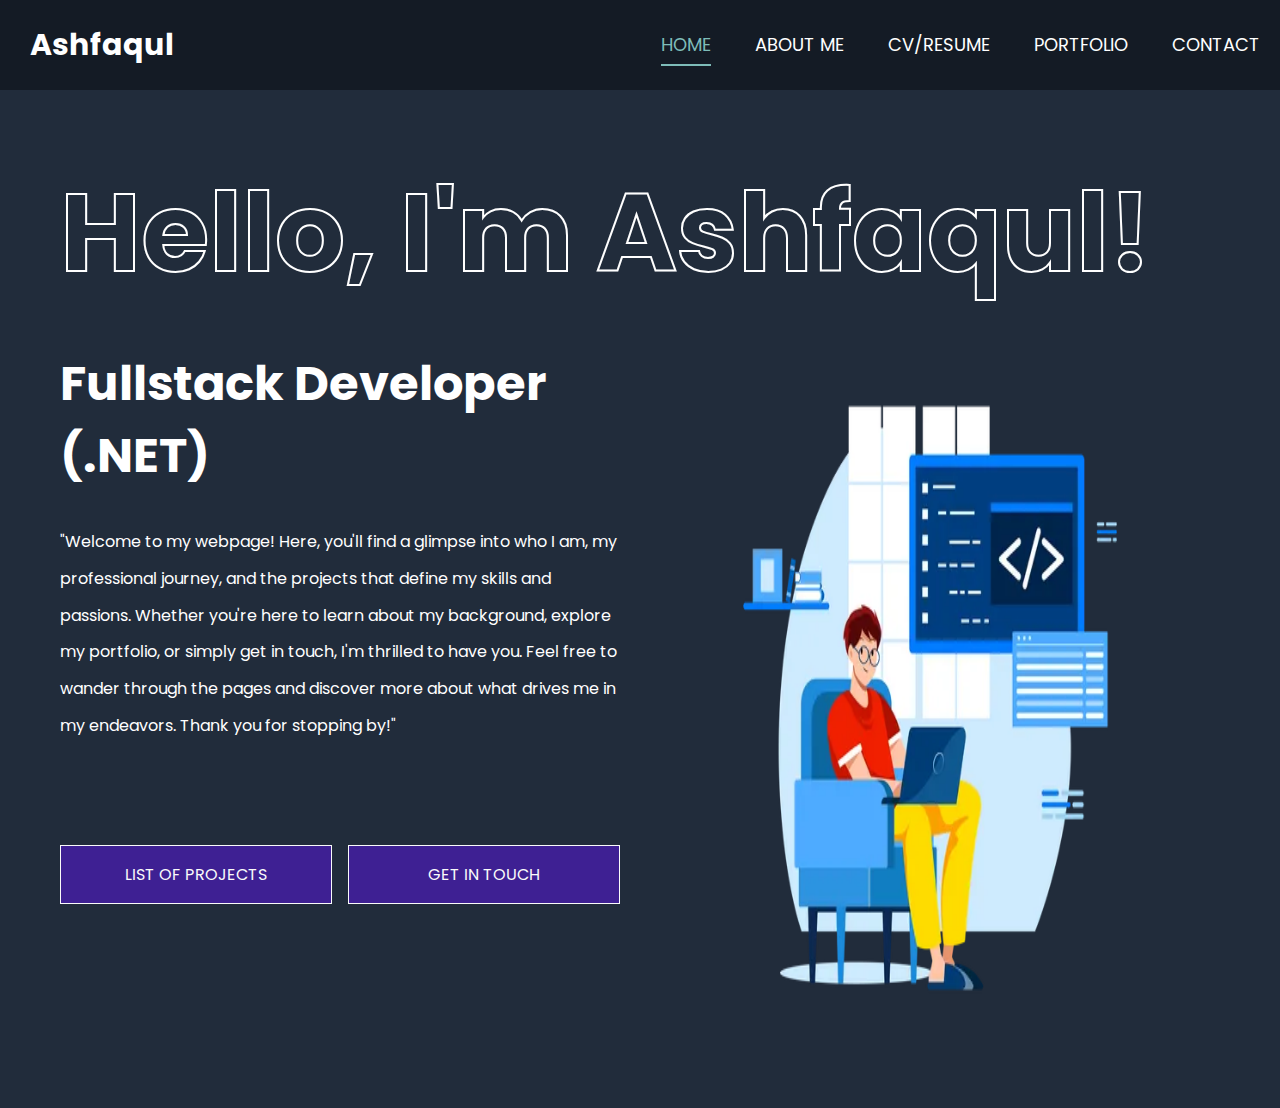
<file: index.html>
<!DOCTYPE html>
<html lang="en">
  <head>
    <meta charset="UTF-8" />
    <meta http-equiv="X-UA-Compatible" content="IE=edge" />
    <meta name="viewport" content="width=device-width, initial-scale=1.0" />
    <title>My personal site</title>
    <link rel="stylesheet" href="css/style.css" />
    <link rel="stylesheet" href="https://cdnjs.cloudflare.com/ajax/libs/font-awesome/5.15.3/css/all.min.css"/>
    
    <!-- Linking the Easter Egg JavaScript files -->
    <script src="js/EasterEggOne.js" defer></script>
    <script src="js/EasterEggTwo.js" defer></script>

    

  </head>
  <body>
    <header>
      <nav class="main-nav">
        <input type="checkbox" id="isChecked" />
        <label for="isChecked" class="menu-btn">
          <i class="fas fa-bars"></i>
        </label>
        <a href="index.html" class="logo">Ashfaqul</a>
        <ul class="navlinks">
          <li><a href="index.html" class="active">Home</a></li>
          <li><a href="about.html">About Me</a></li>
          <li><a href="cv.html">CV/Resume</a></li>
          <li><a href="portfolio.html">Portfolio</a></li>
          <li><a href="contact.html">Contact</a></li>
        </ul>
      </nav>
    </header>

      <!-- Home Section -->
    <div class="main__section">

        <div class="main__container">
          <h1>Hello, I'm Ashfaqul!</h1>
          <div class="main__content">
            <div class="main__text">
              <h2>
                Fullstack Developer (.NET)
              </h2>
              <p>
                "Welcome to my webpage! Here, you'll find a glimpse into who I am, my professional journey, and the projects that define my skills and passions. Whether you're here to learn about my background, explore my portfolio, or simply get in touch, I'm thrilled to have you. Feel free to wander through the pages and discover more about what drives me in my endeavors. Thank you for stopping by!"
              </p>
              <div class="buttons">
                <a href="portfolio.html">List of projects</a>
                <a href="contact.html">Get in touch</a>
              </div>
            </div>
            <div class="main__image">
              <img src="img/5625516.png" alt="Image by IconScout" class="main__img" />
              </div>
          </div>
        </div>
      </div>
  </body>
</html>
</file>
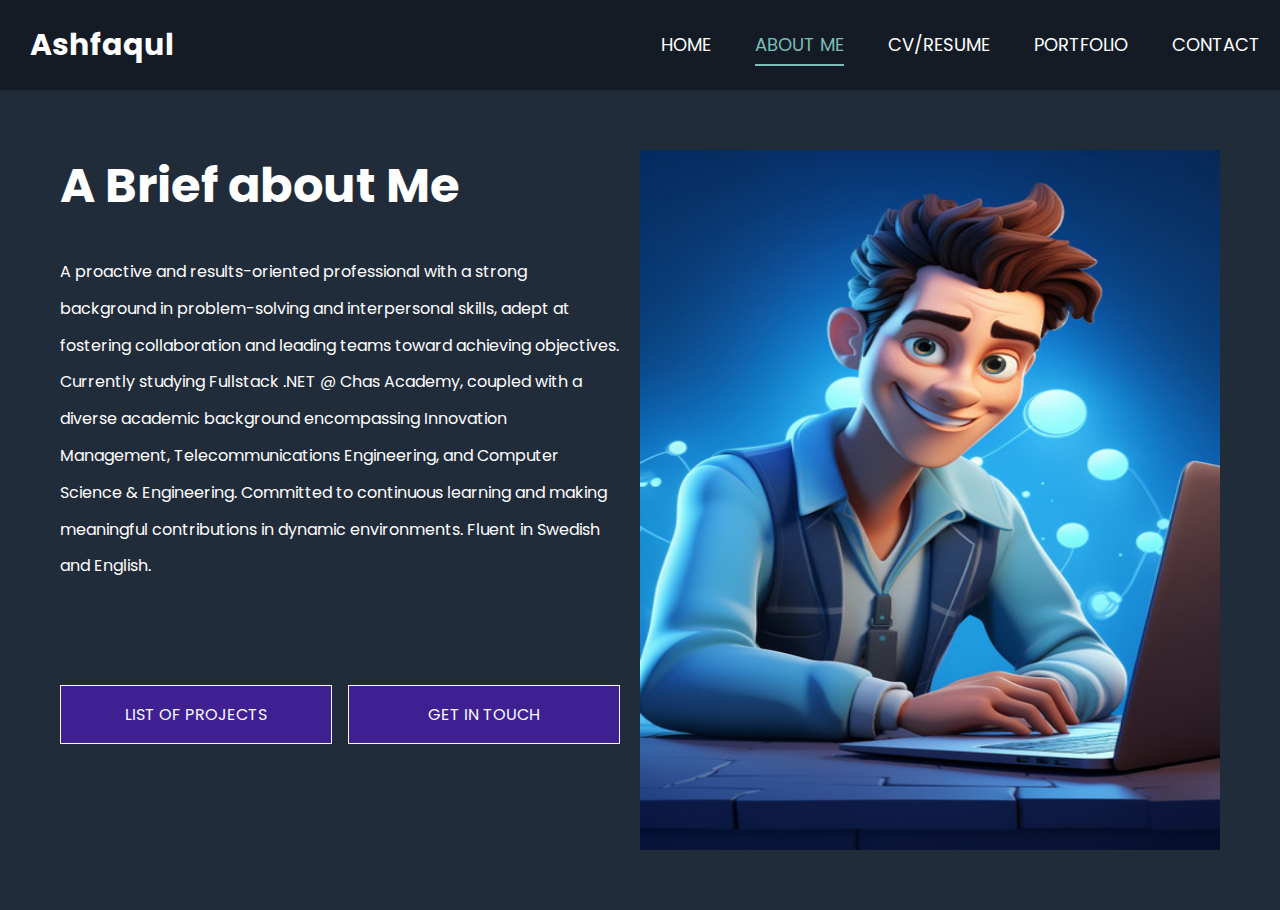
<file: about.html>
<!DOCTYPE html>
<html lang="en">
  <head>
    <meta charset="UTF-8" />
    <meta http-equiv="X-UA-Compatible" content="IE=edge" />
    <meta name="viewport" content="width=device-width, initial-scale=1.0" />
    <title>My personal site</title>
    <link rel="stylesheet" href="css/style.css" />
    <link rel="stylesheet" href="https://cdnjs.cloudflare.com/ajax/libs/font-awesome/5.15.3/css/all.min.css"/>

  </head>
  <body>
    <header>
      <nav class="main-nav">
        <input type="checkbox" id="isChecked" />
        <label for="isChecked" class="menu-btn">
          <i class="fas fa-bars"></i>
        </label>
        <a href="index.html" class="logo">Ashfaqul</a>
        <ul class="navlinks">
          <li><a href="index.html">Home</a></li>
          <li><a href="about.html" class="active">About Me</a></li>
          <li><a href="cv.html">CV/Resume</a></li>
          <li><a href="portfolio.html">Portfolio</a></li>
          <li><a href="contact.html">Contact</a></li>
        </ul>
      </nav>
    </header>

      <!-- About Section -->
    <div class="main__section">

        <div class="main__container">
          <div class="main__content">
            <div class="main__text">
              <h2>
                A Brief about Me
              </h2>
              <p>
                A proactive and results-oriented professional with a strong background in problem-solving and interpersonal skills, adept at fostering collaboration and leading teams toward achieving objectives. Currently studying Fullstack .NET @ Chas Academy, coupled with a diverse academic background encompassing Innovation Management, Telecommunications Engineering, and Computer Science & Engineering. Committed to continuous learning and making meaningful contributions in dynamic environments. Fluent in Swedish and English.
              </p>
              <div class="buttons">
                <a href="portfolio.html">List of projects</a>
                <a href="contact.html">Get in touch</a>
              </div>
            </div>
            <div class="main__image">
              <img src="img/2150793852.jpg" alt="Image by FreePik" class="main__img" />
              </div>
          </div>
        </div>
      </div>
  </body>
</html>
</file>
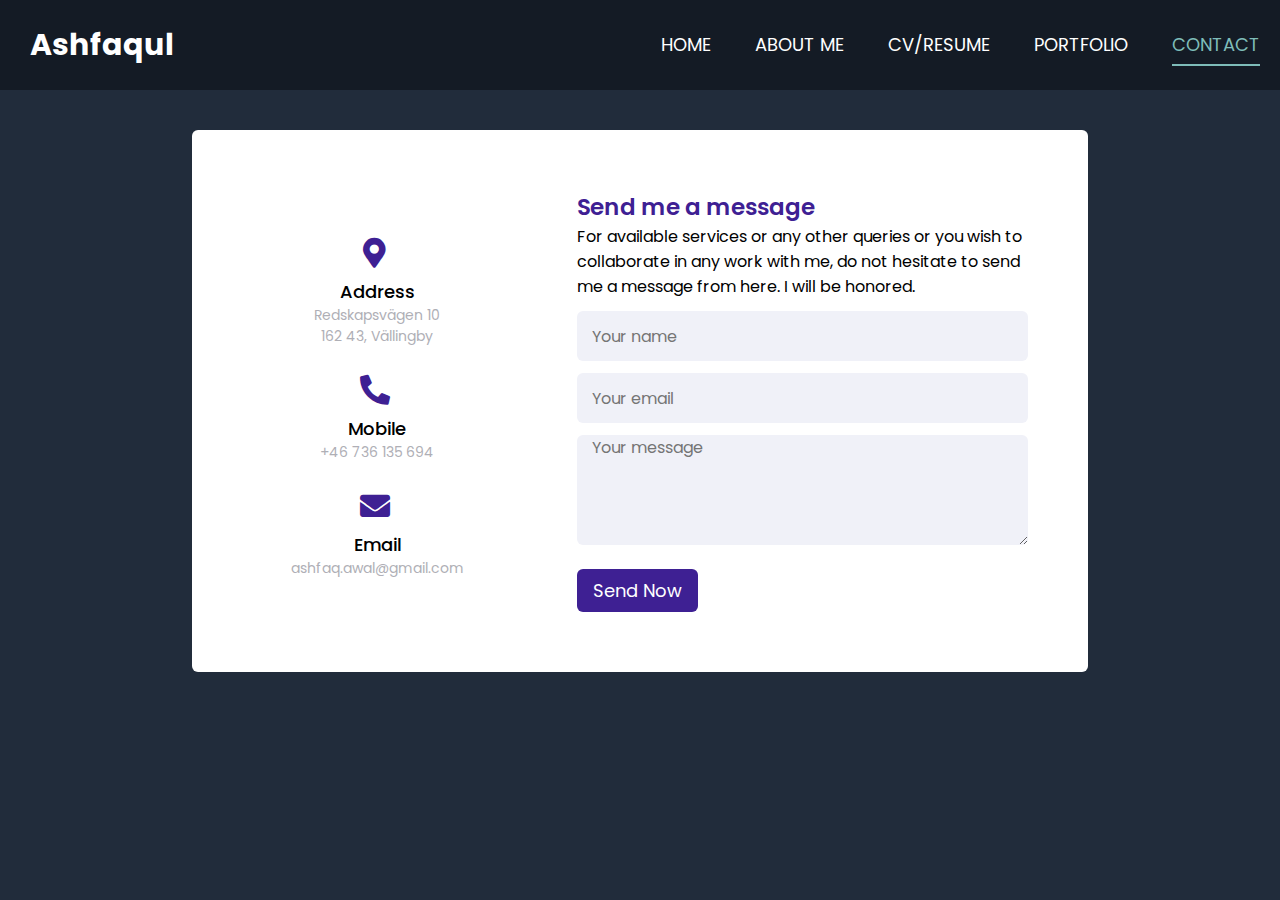
<file: contact.html>
<!DOCTYPE html>
<html lang="en">
  <head>
    <meta charset="UTF-8" />
    <meta http-equiv="X-UA-Compatible" content="IE=edge" />
    <meta name="viewport" content="width=device-width, initial-scale=1.0" />
    <title>Contact me</title>
    <link rel="stylesheet" href="css/style.css" />
    <link rel="stylesheet" href="https://cdnjs.cloudflare.com/ajax/libs/font-awesome/5.15.3/css/all.min.css"/>
  </head>
  <body>
      <header>
        <nav class="main-nav">
          <input type="checkbox" id="isChecked" />
          <label for="isChecked" class="menu-btn">
            <i class="fas fa-bars"></i>
          </label>
          <a href="index.html" class="logo">Ashfaqul</a>
          <ul class="navlinks">
            <li><a href="index.html">Home</a></li>
            <li><a href="about.html">About Me</a></li>
            <li><a href="cv.html">CV/Resume</a></li>
            <li><a href="portfolio.html">Portfolio</a></li>
            <li><a href="contact.html" class="active">Contact</a></li>
          </ul>
        </nav>
      </header>
      <div class="container">
          <div class="content">
              <div class="left-side">
                  <div class="details">
                      <i class="fas fa-map-marker-alt"></i>
                      <div class="topic">Address</div>
                      <div class="text">Redskapsvägen 10</div>
                      <div class="text">162 43, Vällingby</div>
                  </div>
                  <div class="details">
                      <i class="fas fa-phone-alt"></i>
                      <div class="topic">Mobile</div>
                      <div class="text">+46 736 135 694</div>
                  </div>
                  <div class="details">
                      <i class="fas fa-envelope"></i>
                      <div class="topic">Email</div>
                      <div class="text">ashfaq.awal@gmail.com</div>
                  </div>
              </div>
              <div class="right-side">
                  <div class="topic-text">Send me a message</div>
                  <p>For available services or any other queries or you wish to collaborate in any work with me, do not hesitate to send me a message from here. I will be honored.</p>
                  <form>
                      <div class="input-box">
                          <input type="text" id ="name" placeholder="Your name">
                      </div>
                      <div class="input-box">
                          <input type="email" id ="email" placeholder="Your email">
                      </div>
                      <div class="input-box message-box">
                          <textarea id="message" placeholder="Your message"></textarea>
                      </div>
                      <div class="button">
                          <input type="button" id="sentMessage" value="Send Now">
                      </div>
                  </form>
              </div>
          </div>
      </div>
      <!-- The Modal -->
    <div id="contactModal" class="modal">

      <!-- Modal content -->
      <div class="modal-content">
        <div class="modal-header">
          <span class="close">&times;</span>
        </div>
        <div class="modal-body">
          <p>Message sent!! You will be notified shortly with a confirmation email.</p>
          <h4>Thank you for contacting me!</h4>
        </div>
      </div>

    </div>
     <!-- <script src="js/contact.js"></script> -->
    <script>
      var modal = document.getElementById("contactModal");
        
        // Get the button that opens the modal
      var btn = document.getElementById("sentMessage");
        
        // Get the <span> element that closes the modal
      var span = document.getElementsByClassName("close")[0];
        
        // When the user clicks the button, open the modal 
      btn.onclick = function()  {   
          
                                  let modalContent = document.querySelector(".modal-body");
                                  modal.style.display = "block";
                                }
        
        // When the user clicks on <span> (x), close the modal
        span.onclick = function() {
                                    modal.style.display = "none";
          
                                  }
        
        // When the user clicks anywhere outside of the modal, close it
        window.onclick = function(event) {
                                            if (event.target == modal) {
                                              modal.style.display = "none";
                                          }
        }
    </script>
  </body>
</html>
</file>
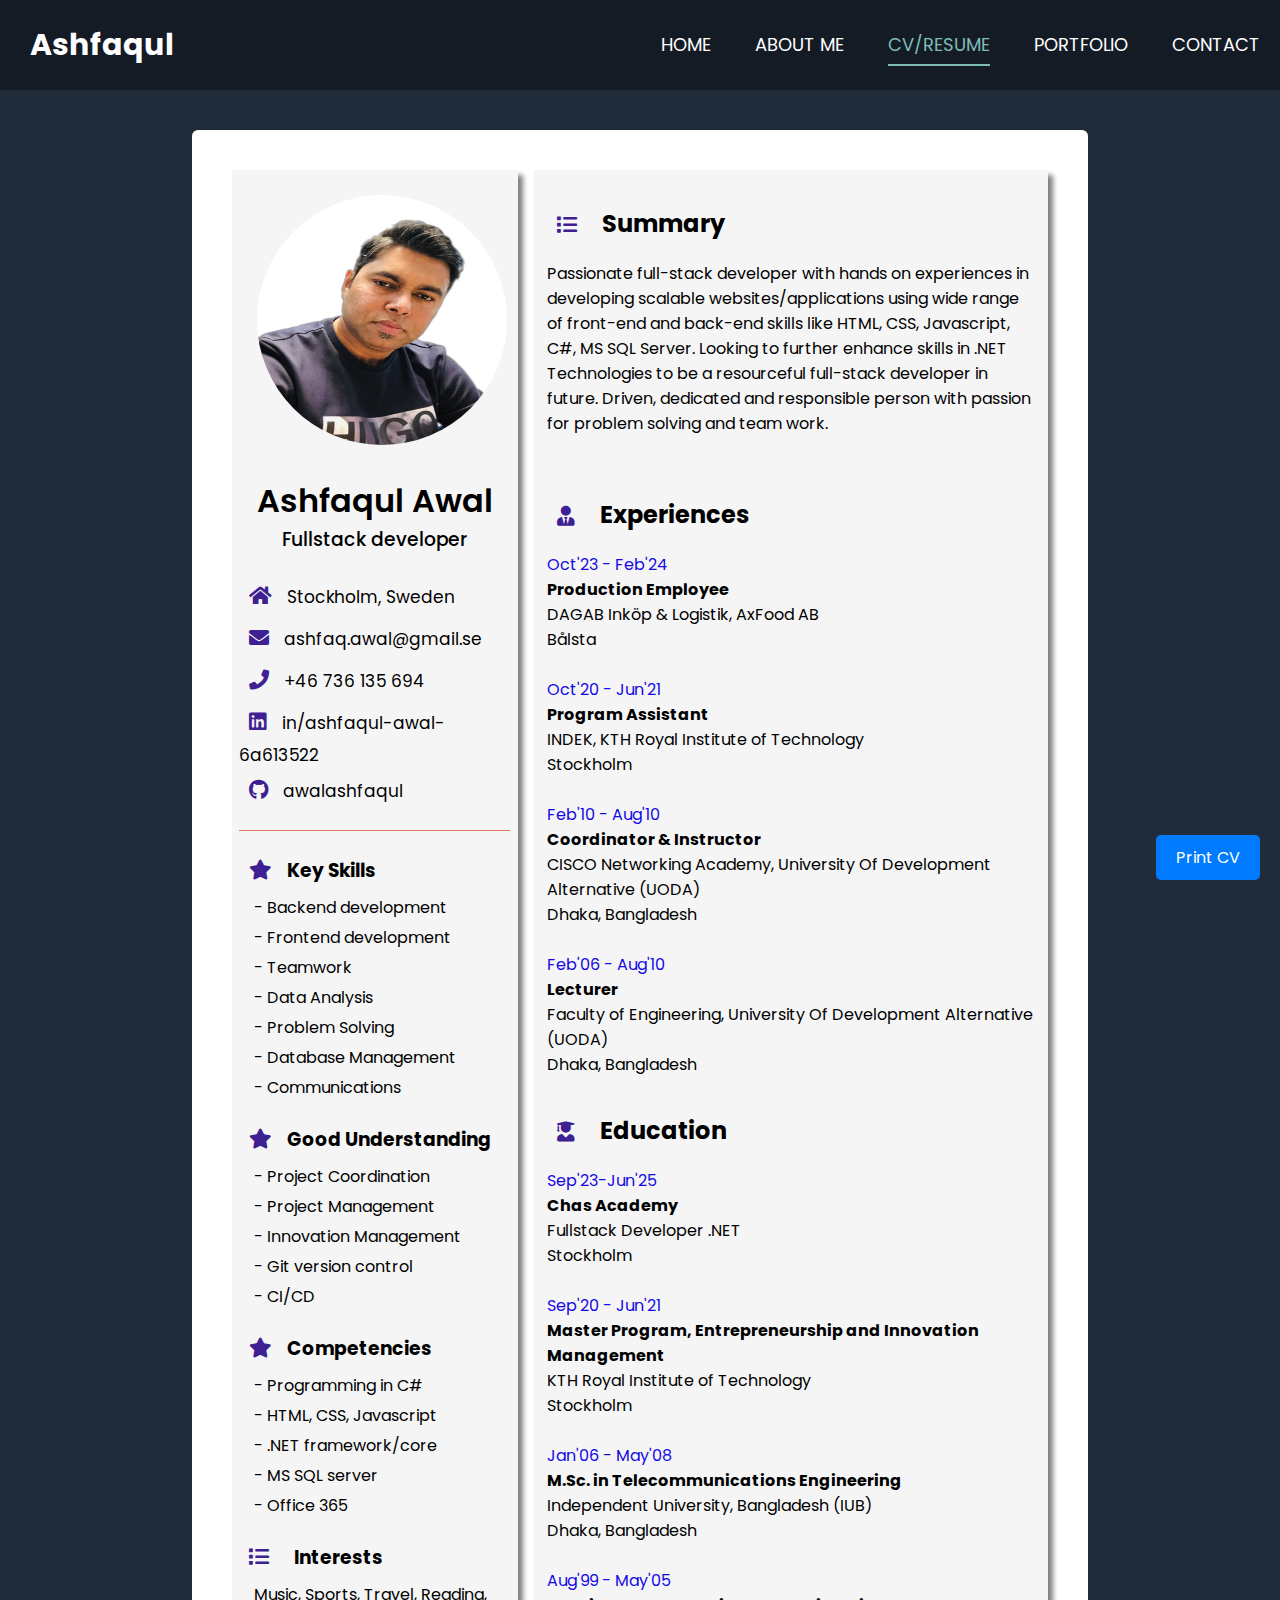
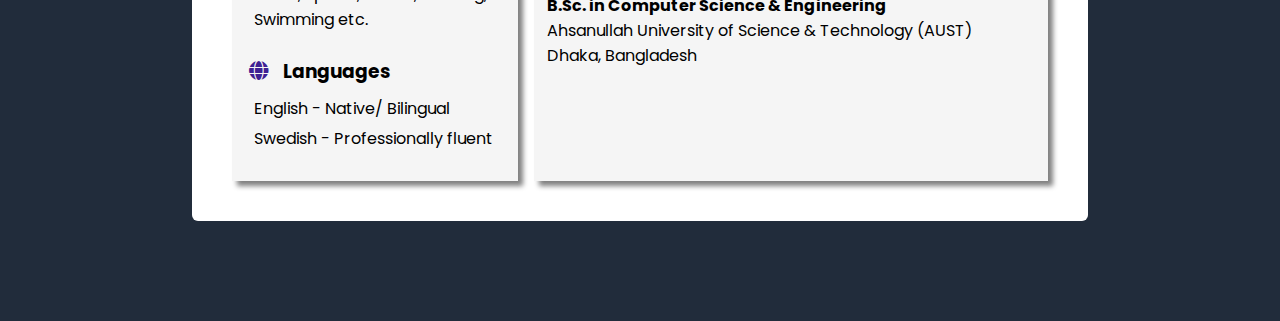
<file: cv.html>
<!DOCTYPE html>
<html lang="en">
  <head>
    <meta charset="UTF-8" />
    <meta http-equiv="X-UA-Compatible" content="IE=edge" />
    <meta name="viewport" content="width=device-width, initial-scale=1.0" />
    <title>My resume</title>
    <link rel="stylesheet" href="css/style.css" />
    <link rel="stylesheet" href="https://cdnjs.cloudflare.com/ajax/libs/font-awesome/5.15.3/css/all.min.css"/>
  </head>
  <body>
    <!-- Navigation bar -->
    <header>
      <nav class="main-nav">
        <input type="checkbox" id="isChecked" />
        <label for="isChecked" class="menu-btn">
          <i class="fas fa-bars"></i>
        </label>
        <a href="index.html" class="logo">Ashfaqul</a>
        <ul class="navlinks">
          <li><a href="index.html" >Home</a></li>
          <li><a href="about.html">About Me</a></li>
          <li><a href="cv.html" class="active">CV/Resume</a></li>
          <li><a href="portfolio.html">Portfolio</a></li>
          <li><a href="contact.html">Contact</a></li>
        </ul>
      </nav>
    </header>
    <!-- End of navigation bar -->

    <!-- Page Container -->
    <div id="printableContent">
      
    <div class="container">
      <!-- Left Container -->
      <div class="left-col box-shadow">
        <div class="profile">
          <img src="img/ashfaqul.jpg" class="profile-img" alt="Ashfaqul Awal">
        </div>

        <div class="title">
          <h1>Ashfaqul Awal</h1>
          <h3>Fullstack developer</h3>
        </div>
        <div class="about">
          <p><i class="fas fa-home"></i>Stockholm, Sweden</p>
          <p><i class="fas fa-envelope"></i>ashfaq.awal@gmail.se</p>
          <p><i class="fas fa-phone"></i>+46 736 135 694</p>
          <p><i class="fab fa-linkedin"></i>in/ashfaqul-awal-6a613522</p>
          <p><i class="fab fa-github"></i>awalashfaqul</p>
        </div>
        <hr />
        <div class="skills">
          <br>
          <h3><i class="fas fa-star"></i>Key Skills</h3>
          <p>- Backend development</p>
          <p>- Frontend development</p>
          <p>- Teamwork</p>
          <p>- Data Analysis</p>
          <p>- Problem Solving</p>
          <p>- Database Management</p>
          <p>- Communications</p>
          <br>          
          <h3><i class="fas fa-star"></i>Good Understanding</h3>
          <p>- Project Coordination</p>
          <p>- Project Management</p>
          <p>- Innovation Management</p>
          <p>- Git version control</p>
          <p>- CI/CD</p>
          <br>
          <h3><i class="fas fa-star"></i>Competencies</h3>
          <p>- Programming in C#</p>
          <p>- HTML, CSS, Javascript</p>
          <p>- .NET framework/core</p>
          <p>- MS SQL server</p>
          <p>- Office 365</p>
          <br>
          <h3><i class="fas fa-list" style="padding-right:10px;"></i>Interests</h3>
          <p>Music, Sports, Travel, Reading, Swimming etc.</p>
          <br/>
          <h3><i class="fas fa-globe"></i>Languages</h3>
          <p>English - Native/ Bilingual</p>
          <p>Swedish - Professionally fluent</p>
        </div>
      </div>
      <!-- End of Left Container -->

      <!-- Right Container -->
      <div class="right-col box-shadow">
        <div class="cv-content">
          <h1><i class="fas fa-list" style="padding-right:10px;"></i>Summary</h1>
          <p>
              Passionate full-stack developer with hands on experiences in developing scalable websites/applications using wide range of front-end and back-end skills like HTML, CSS, Javascript, C#, MS SQL Server. Looking to further enhance skills in .NET Technologies to be a resourceful full-stack developer in future. Driven, dedicated and responsible person with passion for problem solving and team work.
          </p>
          <br>
          <!-- Experiences -->
          <h1><i class="fas fa-user-tie" style="padding-right:10px;"></i>Experiences</h1>
          <div id="experience">
            <p class="date">Oct'23 - Feb'24</p>
            <p><strong>Production Employee</strong></p>
            <p>DAGAB Inköp & Logistik, AxFood AB</p>
            <p>Bålsta</p>
            <br>
            <p class="date">Oct'20 - Jun'21</p>
            <p><strong>Program Assistant</strong></p>
            <p>INDEK, KTH Royal Institute of Technology</p>
            <p>Stockholm</p>
            <br>
            <p class="date">Feb'10 - Aug'10</p>
            <p><strong>Coordinator & Instructor</strong></p>
            <p>CISCO Networking Academy, University Of Development Alternative (UODA)</p>
            <p>Dhaka, Bangladesh</p>
              <br>
            <p class="date">Feb'06 - Aug'10</p>
            <p><strong>Lecturer</strong></p>
            <p>Faculty of Engineering, University Of Development Alternative (UODA)</p>
            <p>Dhaka, Bangladesh</p>
          </div>

          <!-- Education -->
          <h1><i class="fas fa-user-graduate" style="padding-right:10px;"></i>Education</h1>
          <div id="education">
            <p class="date">Sep'23-Jun'25</p>
            <p><strong>Chas Academy</strong></p>
            <p>Fullstack Developer .NET</p>
            <p>Stockholm</p>
            <br>
            <p class="date">Sep'20 - Jun'21</p>
            <p><strong>Master Program, Entrepreneurship and Innovation Management</strong></p>
            <p>KTH Royal Institute of Technology</p>
            <p>Stockholm</p>
            <br>
            <p class="date">Jan'06 - May'08</p>
            <p><strong>M.Sc. in Telecommunications Engineering</strong></p>
            <p>Independent University, Bangladesh (IUB)</p>
            <p>Dhaka, Bangladesh</p>
              <br>
            <p class="date">Aug'99 - May'05</p>
            <p><strong>B.Sc. in Computer Science & Engineering</strong></p>
            <p>Ahsanullah University of Science & Technology (AUST)</p>
            <p>Dhaka, Bangladesh</p>
          </div>
        </div>
      </div>

      <!-- End of Right Container -->
    
    </div>
  </div>
    <!-- End of Page Container -->
    <!-- Print Button -->
<div class="print-button-container">
  <button id="printButton" onclick="printCV()">Print CV</button>
</div>

    <!-- Scripts -->
    <script>
        function printCV() {
        window.print(); // Open print dialog
    }
    </script>
  </body>
</html>
</file>
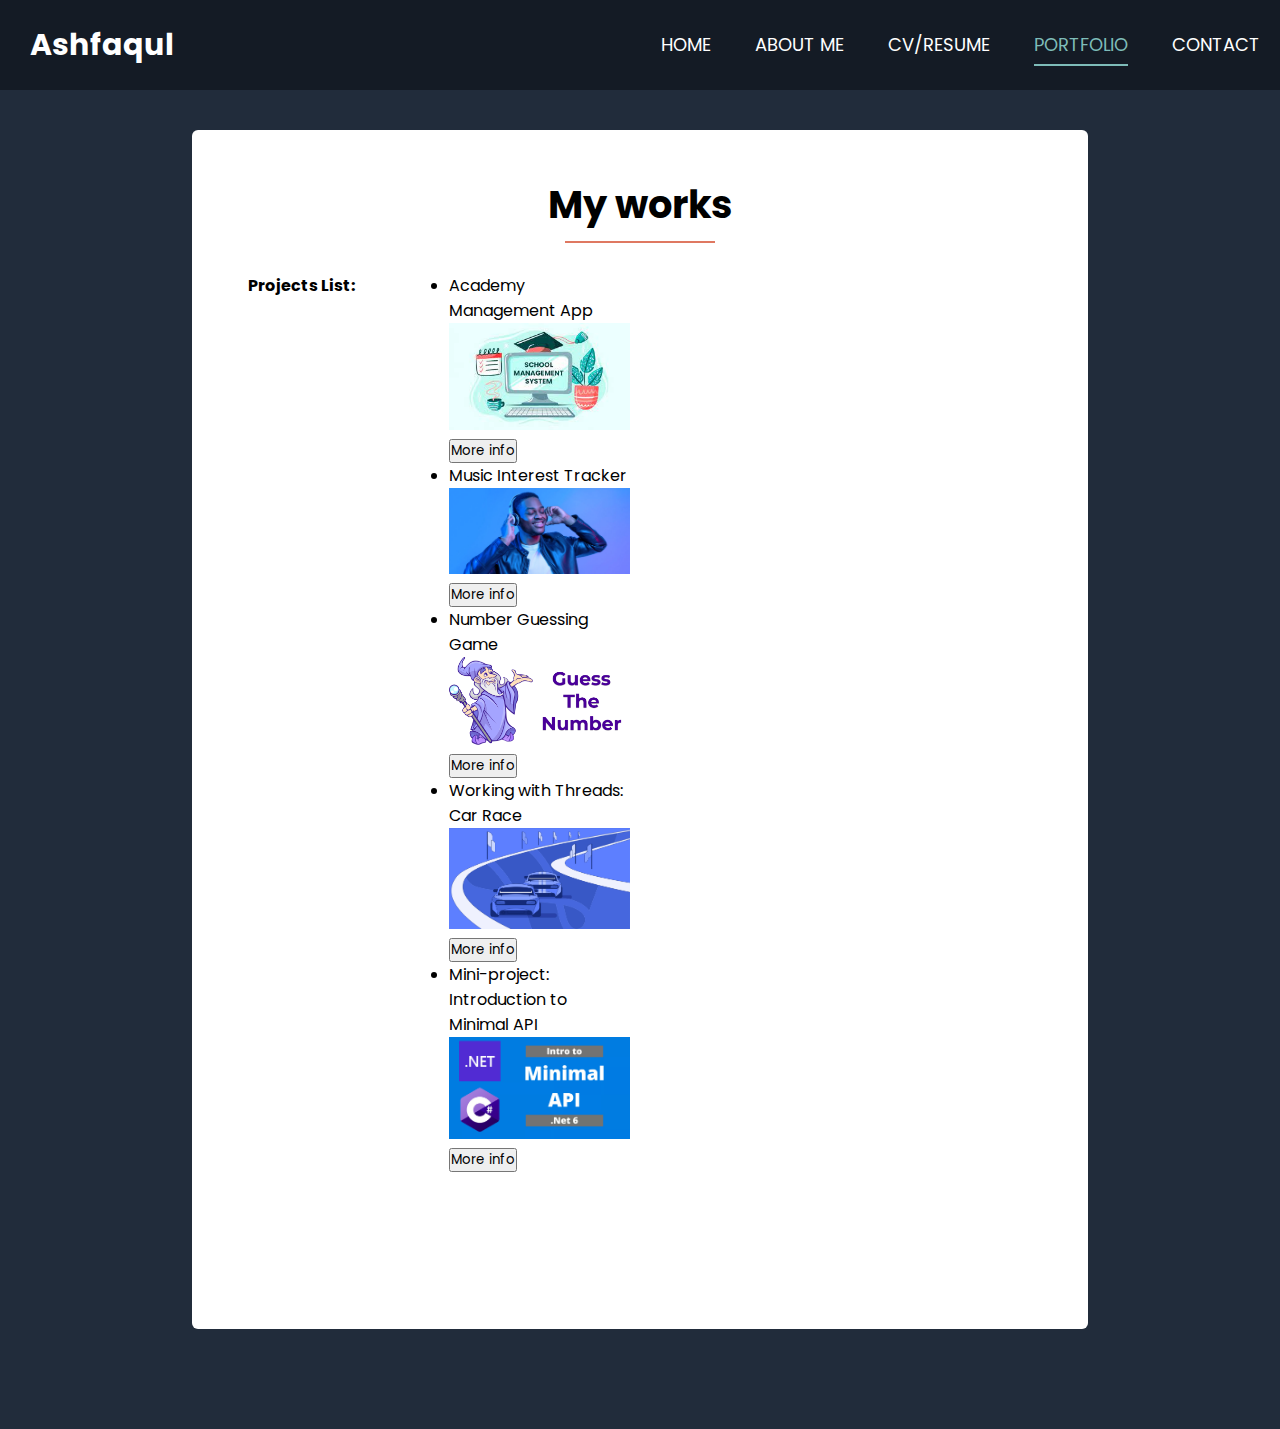
<file: portfolio.html>
<!DOCTYPE html>
<html lang="en">
  <head>
    <meta charset="UTF-8" />
    <meta http-equiv="X-UA-Compatible" content="IE=edge" />
    <meta name="viewport" content="width=device-width, initial-scale=1.0" />
    <title>My work</title>
    <link rel="stylesheet" href="css/style.css" />
    <link rel="stylesheet" href="https://cdnjs.cloudflare.com/ajax/libs/font-awesome/5.15.3/css/all.min.css" />
  </head>
  <body>
    <header>
      <nav class="main-nav">
        <input type="checkbox" id="isChecked" />
        <label for="isChecked" class="menu-btn">
          <i class="fas fa-bars"></i>
        </label>
        <a href="index.html" class="logo">Ashfaqul</a>
        <ul class="navlinks">
          <li><a href="index.html" >Home</a></li>
          <li><a href="about.html">About Me</a></li>
          <li><a href="cv.html">CV/Resume</a></li>
          <li><a href="portfolio.html" class="active">Portfolio</a></li>
          <li><a href="contact.html">Contact</a></li>
        </ul>
      </nav>
    </header>

    <div class="container">
      <div class="portfolio-content">
        <div class="heading">
          <h3 class="title">My works</h3>
          <p class="separator"></p>
        </div>
        <div class="portfolio">
          <h4>Projects List:</h4>
          <ul class="projectlist">
            <li><p>Academy Management App</p></li>
            <img src="img/school-management.jpeg" alt="Academy-management-app" style="width: 100%;" />
            <button onclick="document.getElementById('id01').style.display='block'" style="width:auto;">More info</button>
            <div id="id01" class="port-modal">
              <div class="port-modal-content">
                <p>This lab demonstrates the learned skills with SQL and C#, which means that I can connect to and call a database using SQL.</p>
                <span onclick="document.getElementById('id01').style.display='none'" class="close" title="Close Modal">&times;</span>
              </div>
            </div>

            <li><p>Music Interest Tracker</p></li>
            <img src="img/music-interest.jpeg" alt="Music Interest Tracker" style="width: 100%;" />
            <button onclick="document.getElementById('id02').style.display='block'" style="width:auto;">More info</button>
            <div id="id02" class="port-modal">
              <div class="port-modal-content">
                <p>This lab project is a group work. For this project, we have built a web API and a client. The API uses a REST architecture and enables external services and applications to retrieve and change data in the application. It uses both a database and retrieval of information from an external API. We have named this project "music-interest-tracker".</p>
                <span onclick="document.getElementById('id02').style.display='none'" class="close" title="Close Modal">&times;</span>
              </div>
            </div>

            <li><p>Number Guessing Game</p></li>
            <img src="img/guess-the-number.png" alt="Number guessing game" style="width: 100%;" />
            <button onclick="document.getElementById('id03').style.display='block'" style="width:auto;">More info</button>
            <div id="id03" class="port-modal">
              <div class="port-modal-content">
                <p>This program is about creating a fairly simple game where the user has to guess a number. The user will be given some hints and has a limited number of attempts to guess.</p>
                <span onclick="document.getElementById('id03').style.display='none'" class="close" title="Close Modal">&times;</span>
              </div>
            </div>

            <li><p>Working with Threads: Car Race</p></li>
            <img src="img/threads-race.png" alt="Car Race" style="width: 100%;" />
            <button onclick="document.getElementById('id04').style.display='block'" style="width:auto;">More info</button>
            <div id="id04" class="port-modal">
              <div class="port-modal-content">
                <p>This project is to build a program that simulates a car race where three (03) cars race against each other. There are no graphics, only in the console, but the cars will run in different threads and really compete against each other.</p>
                <span onclick="document.getElementById('id04').style.display='none'" class="close" title="Close Modal">&times;</span>
              </div>
            </div>

            <li><p>Mini-project: Introduction to Minimal API</p></li>
            <img src="img/minimal-API.png" alt="minimal API" style="width: 100%;" />
            <button onclick="document.getElementById('id05').style.display='block'" style="width:auto;">More info</button>
            <div id="id05" class="port-modal">
              <div class="port-modal-content">
                <p>This lab work is about building a simple Web API. The API uses a REST architecture and has enabled external services and applications to retrieve and change data in the application.</p>
                <span onclick="document.getElementById('id05').style.display='none'" class="close" title="Close Modal">&times;</span>
              </div>
            </div>
            </ul>
        </div>
      </div>
    </div>
  </body>
</html>
</file>
<file: css/style.css>
@import url('https://fonts.googleapis.com/css2?family=Poppins:wght@200;300;400;500;600;700&display=swap');
*{
  margin: 0;
  padding: 0;
  box-sizing: border-box;
  font-family: "Poppins" , sans-serif;
}

body {
  margin: 0;
  padding: 0;
  background-color: #212c3b;
}

header {
  background-color: #141b25;
}

/*Navigation bar*/
.main-nav {
  height: 90px;
}

.logo {
  color: white;
  line-height: 90px;
  font-size: 30px;
  font-weight: bold;
  text-decoration: none;
  margin-left: 30px;
}

.navlinks {
  list-style: none;
  float: right;
  line-height: 90px;
  margin: 0;
  padding: 0;
}

.navlinks li {
  display: inline-block;
  margin: 0 20px;
}

.navlinks li a {
  color: white;
  text-decoration: none;
  font-size: 18px;
  text-transform: uppercase;
  transition: all 0.3s linear 0s;
}

.navlinks li a:hover {
  color: #7ebcb9;
  padding-bottom: 7px;
  border-bottom: 2px solid #7ebcb9;
}

.menu-btn {
  color: white;
  font-size: 25px;
  float: right;
  line-height: 90px;
  margin-right: 40px;
  cursor: pointer;
  display: none;
} 

#isChecked {
  display: none;
}

li a.active {
  color: #7ebcb9;
  padding-bottom: 7px;
  border-bottom: 2px solid #7ebcb9;
}

/*container*/

.container {
  width: 70%;
  height: auto;
  background: #fff;
  border-radius: 6px;
  padding: 40px;
  margin-right: auto;
  margin-left: auto;
  margin-top:40px;
  margin-bottom: 100px;
  display: flex;
  justify-content: space-between;
}

.heading {
  margin-bottom: 30px;
}
.heading .title {
  text-align: center;
  font-size: 2.4rem;
  line-height: 2.4rem;
}

.separator {
  background: #df7861;
  width: 150px;
  height: 2px;
  margin: 1rem auto;
}

/* Home page */
.main__section {
  padding: 60px 60px;
  color: #fff;
}

.main__container {
  display: flex;
  flex-direction: column;
  justify-content: flex-start;
}

.main__container h1 {
  font-size: 110px;
  color: black;
  -webkit-text-fill-color: transparent; /* Will override color (regardless of order) */
  -webkit-text-stroke-width: 2px;
  -webkit-text-stroke-color: #fff;
  margin-bottom: 32px;
}

.main__content {
  display: grid;
  grid-template-columns: 1fr 1fr;
  grid-template-rows: 700px;
}

.main__text {
  padding-right: 20px;
}

.main__text h2 {
  font-size: 48px;
  line-height: 1.5;
  margin-bottom: 32px;
}

.main__text p {
 line-height: 2.3;
}

.main__image {
  display: flex;
  justify-content: center;
}

.main__img {
 width: 100%;
}

.buttons {
  display: flex;
  margin-top: 100px;
}

.buttons a:first-child {
  margin-right: 1rem;
}

.buttons a{
  width: 100%;
  padding: 1rem;
  border: 1px solid #fafafa;
  color: #fafafa;
  text-align: center;
  text-transform: uppercase;
  font-size: 1rem;
  background: #3e2093;
  text-decoration: none;
}

.buttons a:hover{
  background: #5029bc;
}

/* Styling for the Easter egg 1: Clicking on an odd part of the website */
.main__image {
  cursor: pointer; /* Change cursor to pointer to indicate clickability */
}

/* Styling for the Easter egg 2: Modal popup */
.easter-modal {
  display: flex;
  align-items: center;
  justify-content: center;
  position: fixed;
  top: 0;
  left: 0;
  width: 100%;
  height: 100%;
  background-color: rgba(0, 0, 0, 0.5); /* Semi-transparent background */
}

.easter-modal-content {
  background-color: #fff;
  padding: 20px;
  border-radius: 8px;
  box-shadow: 0 0 10px rgba(0, 0, 0, 0.2);
  max-width: 400px;
  text-align: center;
}

.easter-close {
  position: absolute;
  top: 10px;
  right: 10px;
  cursor: pointer;
  font-size: 20px;
  color: #ef0303;
}

.easter-close:hover {
  color: #f9f5f5;
}

/*Contact page*/
.content{
  display: flex;
  align-items: center;
  justify-content: space-between;
  margin:20px
}
.content .left-side{
  width: 35%;
  height: 100%;
  display: flex;
  flex-direction: column;
  align-items: center;
  justify-content: center;
  margin-top: 15px;
}


.left-side .details{
  margin: 14px;
  text-align: center;
}
.left-side .details i{
  font-size: 30px;
  color: #3e2093;
  margin-bottom: 10px;
}

.details .topic{
  font-size: 18px;
  font-weight: 500;
}
.details .text{
  font-size: 14px;
  color: #afafb6;
}
.content .right-side{
  width: 63%;
  margin-left: 75px;
}
.right-side .topic-text{
  font-size: 23px;
  font-weight: 600;
  color: #3e2093;
}
.right-side .input-box{
  height: 50px;
  width: 100%;
  margin: 12px 0;
}
input,textarea{
  height: 100%;
  width: 100%;
  border: none;
  outline: none;
  font-size: 16px;
  background: #F0F1F8;
  border-radius: 6px;
  padding: 0 15px;
}
.message-box{
  min-height: 110px;
}
.button{
  display: inline-block;
  margin-top: 12px;
}
input[type="button"]{
  color: #fff;
  font-size: 18px;
  outline: none;
  border: none;
  padding: 8px 16px;
  border-radius: 6px;
  background: #3e2093;
  cursor: pointer;
  transition: all 0.3s ease;
}
.button input[type="button"]:hover{
  background: #5029bc;
}

/*CV page*/
i {
	margin-right:15px;
	margin-left:10px;
  font-size: 20px;
  color: #3e2093;
  margin-bottom: 10px;
}
hr {
	width: 95%;
	border:0;
	border-top:1px solid #df7861;
  margin: 0 auto; 
}
.box-shadow {
	box-shadow: 5px 5px 5px grey;
	}

.container .left-col {
	background-color: whitesmoke;
	width: 35%;
}
.profile{
    overflow: hidden;
    text-align: center;
    padding: 25px;
}
.profile-img{       
    width: 250px;
    height: 250px;
    left: 50%;
    top: 50%;
    border-radius: 50%;
}
.title h1 {
	font-weight: 600;
  text-align: center;
}

.title h3 {
	font-weight: 500;
  text-align: center;
}
.about {
	width: 95%;
	margin:0 auto;
	margin-top:30px;
  padding-bottom:10px;
}

.about p{
  font-size: 17px;
  margin-bottom: 10px;
}

.skills {
	width: 95%;
	margin:0 auto;
    margin-bottom: 30px;
}

.skills p {
    padding-top:5px;
	padding-left: 15px;
} 


.right-col {
	background-color: whitesmoke;
	width: 63%;
}
.right-col h1 {
	font-size:1.5rem;
	margin-top: 1rem;
	margin-bottom: 1rem;
  padding-top:20px;
}
.right-col h2 {
	font-size:1.2rem;
}
.cv-content {
	width: 95%;
	margin:0 auto;
  
}
.cv-content .date {
	color:#1409e5;
}
.cv-content .program{
  padding-bottom: 20px;;
}

/* CSS for print button */
.print-button-container {
  position: absolute;
  bottom: 20px; /* Adjust the distance from the bottom */
  right: 20px; /* Adjust the distance from the right */
}

#printButton {
  padding: 10px 20px;
  background-color: #007bff; /* Example background color */
  color: white;
  border: none;
  border-radius: 5px;
  cursor: pointer;
  font-size: 16px;
}

#printButton:hover {
  background-color: #0056b3; /* Example hover background color */
}



/*Portfolio page*/
/* Portfolio Modal */
.port-modal {
  display: none; /* Hide modal box by default */
  position: fixed;
  z-index: 1;
  right: 0; /* Position to the right side */
  top: 0;
  width: 40%; /* Adjust width as needed */
  height: 40%; /* Make modal box cover the whole viewport */
  overflow: auto; /* Enable scrolling if needed */
  background-color: rgba(0, 0, 0, 0.7); /* Semi-transparent background */
  padding-top: 60px; /* Add space for the close button */
}


.port-modal-content {
  margin-left: 20px; /* Adjust as needed */
  position: relative;
  background-color: #fefefe;
  margin: auto;
  padding: 0;
  border: 1px solid #888;
  width: 80%;
  box-shadow: 0 4px 8px 0 rgba(0,0,0,0.2),0 6px 20px 0 rgba(0,0,0,0.19);
  -webkit-animation-name: animatetop;
  -webkit-animation-duration: 0.4s;
  animation-name: animatetop;
  animation-duration: 0.4s
}

/* Portfolio Close button */
.port-modal-content .close {
  color: #ffffff;
  float: right;
  font-size: 28px;
  font-weight: bold;
}

.port-modal-content .close:hover,
.port-modal-content .close:focus {
  color: rgb(253, 0, 0);
  text-decoration: none;
  cursor: pointer;
}

.portfolio-content {
  padding: 2%;
  flex: 1 1 90%;
} 
.portfolio {
  display: grid;
  height: 100%;
  grid-template-rows: repeat(6, 150px);
  grid-template-columns: repeat(4, 1fr);
  grid-gap: 20px;
}

.portfolio-item {
  background: #3e2093;
  display: flex;
  justify-content: left;
  align-items: center;
  grid-row: span 2;
  grid-column: span 2;
}

.item-details{
  letter-spacing: .2rem;
  padding :30px;
}

.item-details a{
  color: lightgray;
  text-decoration: none;
}
  
.portfolio-item a:hover {
  color: #7ebcb9;
  text-shadow: 0 0 5px rgba(0, 0, 0, 0.85);
}

/*Contact Modal sections*/
/* The Modal (background) */
.modal {
  display: none; /* Hidden by default */
  position: fixed; /* Stay in place */
  z-index: 1; /* Sit on top */
  padding-top: 100px; /* Location of the box */
  left: 0;
  top: 0;
  width: 100%; /* Full width */
  height: 100%; /* Full height */
  overflow: auto; /* Enable scroll if needed */
  background-color: rgb(0,0,0); /* Fallback color */
  background-color: rgba(0,0,0,0.4); /* Black w/ opacity */
}

/* Modal Content */
.modal-content {
  position: relative;
  background-color: #fefefe;
  margin: auto;
  padding: 0;
  border: 1px solid #888;
  width: 80%;
  box-shadow: 0 4px 8px 0 rgba(0,0,0,0.2),0 6px 20px 0 rgba(0,0,0,0.19);
  -webkit-animation-name: animatetop;
  -webkit-animation-duration: 0.4s;
  animation-name: animatetop;
  animation-duration: 0.4s
}

/* Add Animation */
@-webkit-keyframes animatetop {
  from {top:-300px; opacity:0} 
  to {top:0; opacity:1}
}

@keyframes animatetop {
  from {top:-300px; opacity:0}
  to {top:0; opacity:1}
}

/* The Close Button */
.close {
  color: rgb(240, 2, 2);
  float: right;
  font-size: 28px;
  font-weight: bold;
  cursor: pointer;
}

.close:hover,
.close:focus {
  color: #000;
  text-decoration: none;
  cursor: pointer;
}

.modal-header {
  padding: 10px 16px;
  background-color: #3e2093;
  color: white;
}

.modal-body {padding: 30px;}

.modal-footer {
  padding: 10px 16px;
  background-color: #3e2093;
  color: white;
}


@media (max-width: 820px) {
  /*Navigation bar*/
  .navlinks {
    position: fixed;
    width: 100%;
    height: 100vh;
    text-align: center;
    background: #222831;
    right: -100%;
    transition: all 0.5s;
  }

  .navlinks li {
    display: block;
  }

  .navlinks li a {
    font-size: 20px;
  }

  .navlinks li a:hover {
    border-bottom: none;
  }
  .menu-btn {
    display: block;
  }

  #isChecked:checked ~ .navlinks {
    right: 0;
  }
  /*Home page*/
  .main__section {
    padding: 30px;
  }
  .main__content {
    grid-template-columns: 1fr;
    grid-template-rows: 1fr;
  }

  .main__image {
    margin-top: 40px;
  }

  .main__container h1 {
    font-size: 70px;
  }
  .main__text h2 {
    font-size: 32px;
  }

  .main__img {
    width: 100%;
    height: 100%;
  }

  .buttons {
        display: flex;
        margin-top: 40px;
    }
  /*CV page*/
  .container {
    margin: 0;
		flex-direction: column;
    width: 100%;
    padding: 10px;
	}
	.container .left-col,
	.container .right-col {
		margin-bottom: 1em;
		width: 100%;
	}

  .skills h2 {
      font-weight: 400;
      font-size: 1.5rem;
  }

  .skills p {
      padding-top:50px;
      padding-left: 15px;
  } 
  
  /*Conact page*/
  .content{
    flex-direction: column-reverse;
  }
 .content .left-side{
   width: 100%;
   flex-direction: column;
   justify-content: center;
   flex-wrap: wrap;
 }
 .content .right-side{
   width: 100%;
   margin-left: 0;
 }
 /*Portfolio page*/
 .portfolio {
    grid-template-rows: repeat(12, 150px);
    grid-template-columns: repeat(2, 1fr);
  }
}

@media (max-width: 350px) {
  .logo {
    margin-left: 15px;
    font-size: 25px;
  }

  .menu-btn {
    margin-right: 15px;
    font-size: 25px;
  }
  
}
</file>
